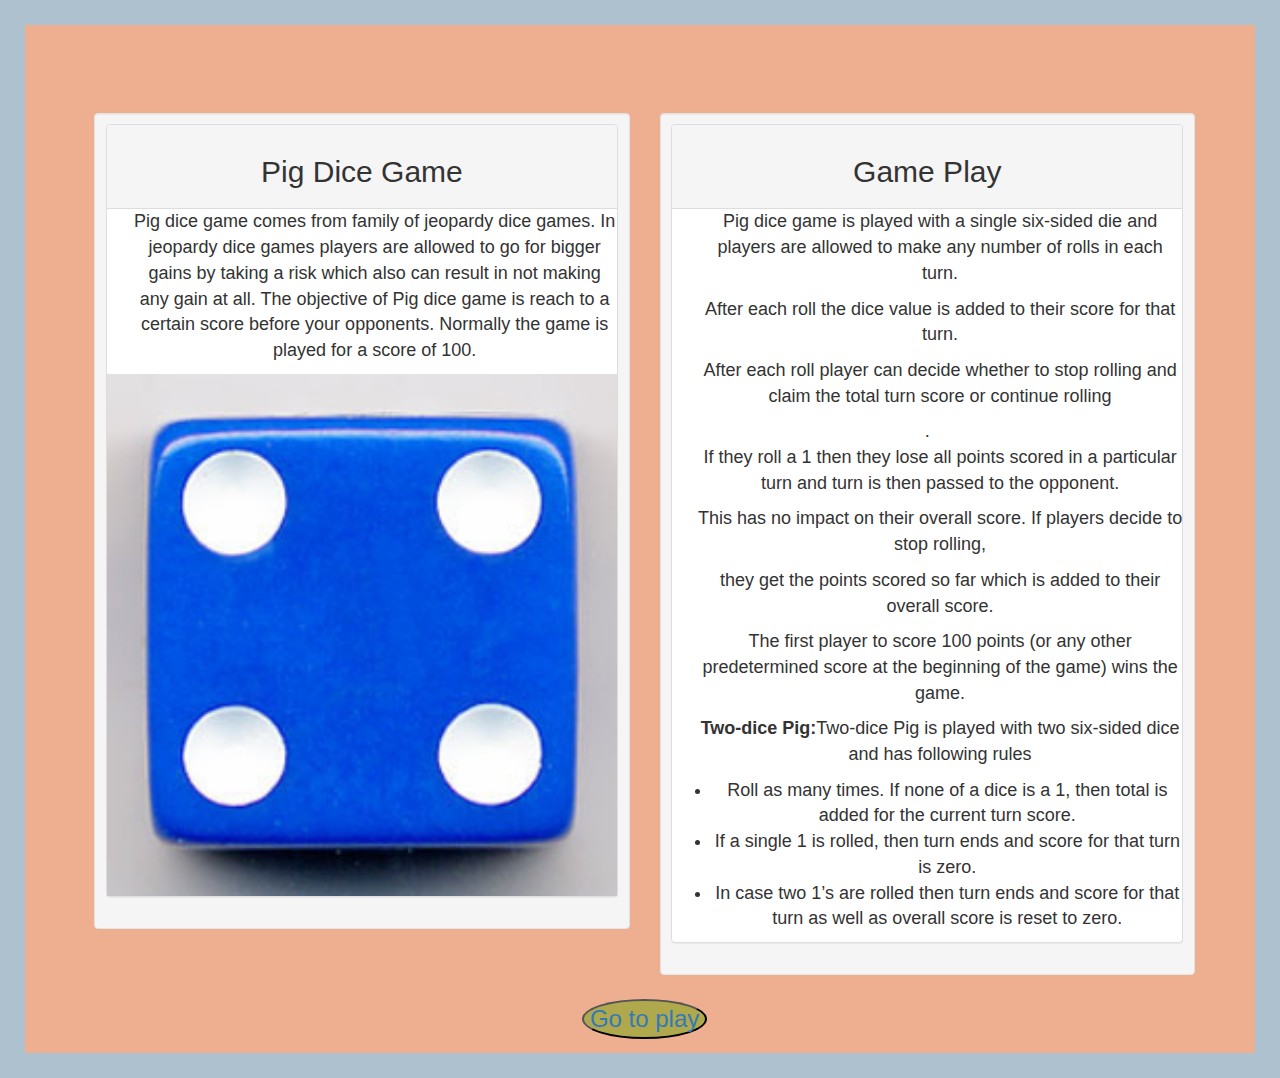
<file: index.html>
<!DOCTYPE html>
<html lang="en">
    <head>
        <meta charset="UTF-8">
        <meta name="viewport" content="width=device-width, initial-scale=1.0">
        <meta http-equiv="X-UA-Compatible" content="ie=edge">
        <title>Project Pig Dice</title>
        <link href="./css/bootstrap-3.3.7-dist/css/bootstrap.css" rel="stylesheet" type="text/css">
        <link href="./css/styles.css" rel="stylesheet" type="text/css">
    </head>
    <body>
        <div class =model>
            <div class="container">
                <div id="row">
                    <div class="col-sm-12 col-md-6">
                        <div class="well" id="top">
                            <div class="panel panel-default">
                                <div class="panel-heading">
                                    <h2>Pig Dice Game</h2> 
                                </div>
                                <!--Description of pig dice game-->
                                <p>Pig dice game comes from family of jeopardy dice games. In jeopardy dice games players are allowed to go for bigger gains by taking a risk which also can result in not making any gain at all. The objective of Pig dice game is reach to a certain score before your opponents. Normally the game is played for a score of 100.</p>
                                <!--image-->
                                <img src="./image/N01803_big.jpg">
                            </div>
                        </div>
                    </div>
                    <!--how to play game-->
                    <div class="col-sm-12 col-md-6">
                        <div class="well" id="top">
                            <div class="panel panel-default">
                                <div class="panel-heading">
                                    <h2>Game Play</h2>
                                </div>
                                <p>Pig dice game is played with a single six-sided die and players are allowed to make any number of rolls in each turn.</p>
                                <p>After each roll the dice value is added to their score for that turn. </p>
                                <p>After each roll player can decide whether to stop rolling and claim the total turn score or continue rolling</p>.
                                <p>If they roll a 1 then they lose all points scored in a particular turn and turn is then passed to the opponent.</p> 
                                <p>This has no impact on their overall score. If players decide to stop rolling,</p> 
                                <p>they get the points scored so far which is added to their overall score.</p>
                                <p>The first player to score 100 points (or any other predetermined score at the beginning of the game) wins the game.</p>
                                <p><strong>Two-dice Pig:</strong>Two-dice Pig is played with two six-sided dice and has following rules</p>
                                <ul>
                                    <li>Roll as many times. If none of a dice is a 1, then total is added for the current turn score.</li>
                                    <li>If a single 1 is rolled, then turn ends and score for that turn is zero.</li>
                                    <li>In case two 1’s are rolled then turn ends and score for that turn as well as overall score is reset to zero.</li>
                                </ul>
                            </div>
                        </div>
                    </div>
                </div>
                <button class="button" name="button" id="play"><a href="index2.html">Go to play</a></button>
            </div>
        </div>
    </body>
</html>
</file>
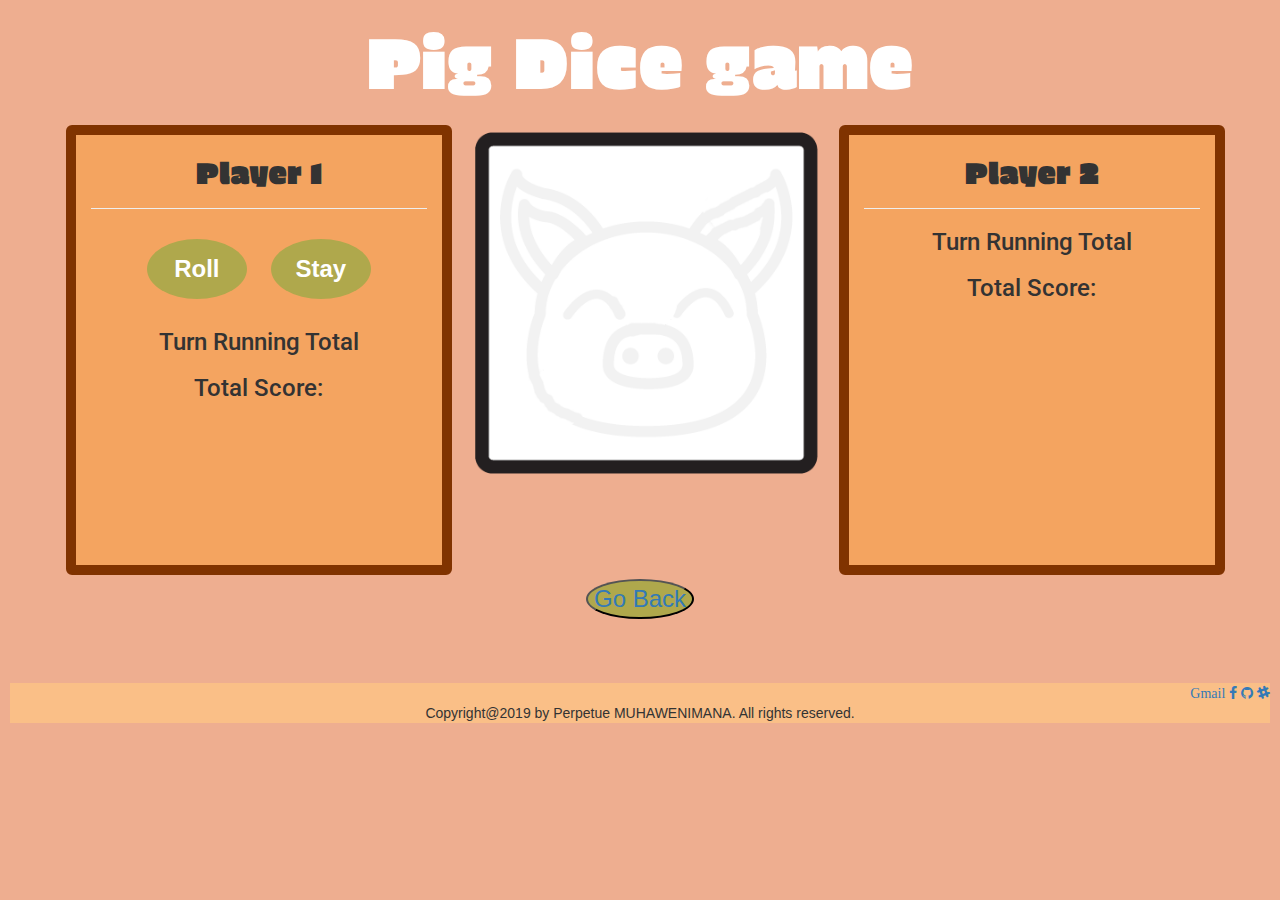
<file: index2.html>
<!DOCTYPE html>
<html lang="en">
    <head>
        <meta charset="UTF-8">
        <meta name="viewport" content="width=device-width, initial-scale=1.0">
        <meta http-equiv="X-UA-Compatible" content="ie=edge">
        <title>Project Pig Dice</title>
        <link href="./css/bootstrap-3.3.7-dist/css/bootstrap.css" rel="stylesheet" type="text/css">
        <link href="https://fonts.googleapis.com/css?family=Erica+One|Roboto" rel="stylesheet">
        <link rel="stylesheet" href="https://cdnjs.cloudflare.com/ajax/libs/font-awesome/4.7.0/css/font-awesome.min.css">
        <link href="./css/styles.css" rel="stylesheet" type="text/css">
        <link rel="stylesheet" href="css/animate.css">
    </head>
    <body>
        <h1 id="title">Pig Dice game</h1>
        <div class="container">
            <div class="row">
                <div class="player-col col-md-4">
                    <h2>Player 1</h2>
                    <hr>
                    <!-- <form id="player-one-form" action="index.html" method="post"> -->
                    <div id="player-one-buttons">
                        <button type="submit" class="btn" name="button" id="player-one-roll">Roll</button>
                        <button type="submit" class="btn" name="button" id="player-one-stay">Stay</button>
                    </div>
                    <!-- </form> -->
                    <h3>Turn Running Total</h3>
                    <div id="player-one-running">
                    </div>
                    <h3>Total Score:</h3>
                    <h4><span id="player-one-score"></span></h4>
                </div><!--Col closes-->
                <div class="col-md-4">
                    <div id="dice-image">
                        <img src="./image/pig.png" id="dice-pic">
                    </div>
                    <p><span class="player-one-rolls-one">You rolled a 1!</p>
                    <p><span class="player-one-rolls-one">Your turn is over.</p></span>
                    <!-- <p><span class="turn-total"></p> -->
                    <div id="winner">
                    </div><!--Winner closes-->
                </div><!--Middle col closes-->
                <div class="player-col col-md-4">
                    <h2>Player 2</h2>
                    <hr>
                    <div id="player-two-buttons">
                        <button type="submit" class="btn" name="button" id="player-two-roll">Roll</button>
                        <button type="submit" class="btn" name="button" id="player-two-stay">Stay</button>
                    </div>
                    <h3>Turn Running Total</h3>
                    <div id="player-two-running"></div>
                    <h3>Total Score:</h3>
                    <h4><span id="player-two-score"></span></h4>
                </div><!--Col closes-->
            </div><!--Row closes-->
        </div><!--Container closes-->
        <button class="button" name="button" id="play"><a href="index.html">Go Back</a></button>
        <div class="social">
            <a href="muperpety@gmail.com" class="fa fa-gmail">Gmail</a>
            <a href="https://www.facebook.com/mhawenimana.perpetue" class="fa fa-facebook"></a>
            <a href="``" class="fa fa-github"></a>
            <a href ="https://moringaschool.slack.com/messages/" class ="fa fa-slack"></a> 
                <!--lisence i am using-->
            <footer>Copyright@2019 by Perpetue MUHAWENIMANA. All rights reserved.</footer>
        </div>
        <script src="./js/jquery-3.3.1.min.js"></script>
        <script src="./js/scripts.js"></script>
    </body>
</html>
</file>
<file: css/styles.css>
.model{
        width: 100%;
        height: 100%;
        border: 25px solid rgb(173, 193, 206);
        padding: 10px;
        font-size: 18px;
    background-color: rgb(238, 174, 144) ;
    background-size: cover;
    }
#top{
    margin-top: 10%;
    padding: 2%;
}
body {
    text-align: center;
    background-color: rgb(238, 174, 144);
  }
  
  img {
    width: 100%;
  }
  
  h1 {
    text-align: center;
    font-family: 'Erica One', sans-serif;
    color:white
  }
  
  #title {
    font-size: 72px;
  }
  
  h2 {
    font-family: 'Erica One', sans-serif;
  }
  
  h3 {
    font-family: 'Roboto', sans-serif;
  }
  
  .container {
    margin-top: 2%;
    padding-left: 2%;
  }
  
  .running-total {
    font-family: 'Roboto', sans-serif;
  }
  
  .total-score {
    font-family: 'Roboto', sans-serif;
    font-size: 48px;
  }
  
  .player-one-rolls-one {
    font-size: 36px;
    font-family: 'Erica One', sans-serif;
    text-align: center;
    display: none;
  }
  
  .player-col {
    border: 10px solid  rgb(128, 51, 0);
    border-radius: 6px;
    height: 450px;
    background:#F4A460;
  }
  
  .btn {
    height: 60px;
    width: 100px;
    font-size: 24px;
    font-weight: bold;
    margin: 10px;
    color: #fff;
    border-radius: 100%;
    background-color: rgb(175, 168, 76);
  }
  
  #winner {
    display: none;
    font-family: 'Erica One';
    font-size: 72px;
  }
  
  #player-two-buttons {
    display: none;
  }
  .footer{
    text-align: center;
  }
  .social{
    text-align:right;
    background-color:	rgb(250, 191, 135);
    margin-top: 60px;
    margin-left: 10px;
    margin-right: 10px;
  }
  .social footer{
   text-align: center; 
  }
  p{
    padding-left: 5%
  }
  .button{
    border-radius: 100%;
    background-color: rgb(175, 168, 76);
    margin-left: 50%;
    text-align: center;
    font-size: 24px;
  margin: 4px 2px;
  }
</file>
